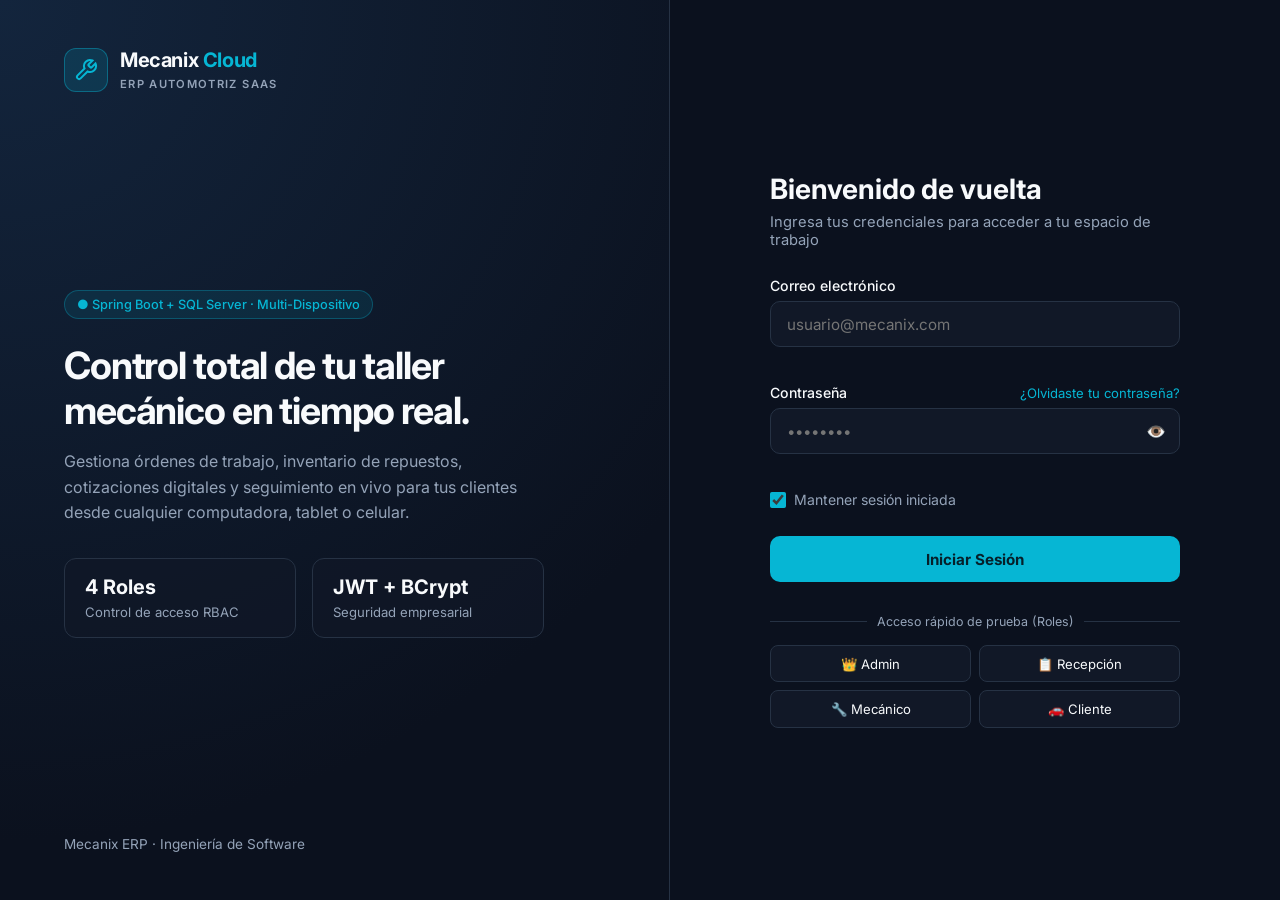
<file: src/main/resources/static/index.html>
<!DOCTYPE html>
<html lang="es">
<head>
    <meta charset="UTF-8">
    <meta name="viewport" content="width=device-width, initial-scale=1.0">
    <title>Mecanix Cloud | Iniciar Sesión</title>
    <link rel="preconnect" href="https://fonts.googleapis.com">
    <link href="https://fonts.googleapis.com/css2?family=Inter:wght@400;500;600;700&display=swap" rel="stylesheet">
    <link rel="stylesheet" href="css/login.css">
</head>
<body>
    <main class="login-wrapper">
        <section class="brand-panel">
            <div class="brand-header">
                <div class="logo-badge">
                    <svg width="24" height="24" viewBox="0 0 24 24" fill="none" stroke="currentColor" stroke-width="2">
                        <path d="M14.7 6.3a1 1 0 0 0 0 1.4l1.6 1.6a1 1 0 0 0 1.4 0l3.77-3.77a6 6 0 0 1-7.94 7.94l-6.91 6.91a2.12 2.12 0 0 1-3-3l6.91-6.91a6 6 0 0 1 7.94-7.94l-3.76 3.76z"/>
                    </svg>
                </div>
                <div>
                    <span class="brand-name">Mecanix <span class="accent">Cloud</span></span>
                    <span class="brand-tag">ERP AUTOMOTRIZ SAAS</span>
                </div>
            </div>

            <div class="brand-content">
                <span class="tech-pill">● Spring Boot + SQL Server · Multi-Dispositivo</span>
                <h1>Control total de tu taller mecánico en tiempo real.</h1>
                <p>
                    Gestiona órdenes de trabajo, inventario de repuestos, cotizaciones digitales y seguimiento en vivo para tus clientes desde cualquier computadora, tablet o celular.
                </p>

                <div class="metrics-grid">
                    <div class="metric-card">
                        <strong>4 Roles</strong>
                        <span>Control de acceso RBAC</span>
                    </div>
                    <div class="metric-card">
                        <strong>JWT + BCrypt</strong>
                        <span>Seguridad empresarial</span>
                    </div>
                </div>
            </div>

            <footer class="brand-footer">
                <span>Mecanix ERP · Ingeniería de Software</span>
            </footer>
        </section>

        <section class="form-panel">
            <div class="form-container">
                <div class="mobile-logo">
                    <span class="brand-name">Mecanix <span class="accent">Cloud</span></span>
                </div>

                <div class="form-header">
                    <h2>Bienvenido de vuelta</h2>
                    <p>Ingresa tus credenciales para acceder a tu espacio de trabajo</p>
                </div>

                <div id="alertBox" class="alert-box hidden" role="alert">
                    <span id="alertMessage">Credenciales incorrectas.</span>
                </div>

                <form id="loginForm" novalidate>
                    <div class="input-group">
                        <label for="email">Correo electrónico</label>
                        <div class="input-wrapper">
                            <input 
                                type="email" 
                                id="email" 
                                name="email" 
                                placeholder="usuario@mecanix.com" 
                                autocomplete="email"
                                required
                            >
                        </div>
                        <small class="field-error" id="emailError"></small>
                    </div>

                    <div class="input-group">
                        <div class="label-row">
                            <label for="password">Contraseña</label>
                            <a href="#" class="link-subtle" onclick="alert('Contacta al Administrador del taller para restablecer tu clave.'); return false;">¿Olvidaste tu contraseña?</a>
                        </div>
                        <div class="input-wrapper password-wrapper">
                            <input 
                                type="password" 
                                id="password" 
                                name="password" 
                                placeholder="••••••••" 
                                autocomplete="current-password"
                                required
                            >
                            <button type="button" id="togglePassword" class="btn-icon" aria-label="Mostrar contraseña">
                                👁️
                            </button>
                        </div>
                        <small class="field-error" id="passwordError"></small>
                    </div>

                    <div class="form-options">
                        <label class="checkbox-label">
                            <input type="checkbox" id="rememberMe" checked>
                            <span>Mantener sesión iniciada</span>
                        </label>
                    </div>

                    <button type="submit" id="submitBtn" class="btn-primary">
                        <span id="btnText">Iniciar Sesión</span>
                        <span id="btnSpinner" class="spinner hidden"></span>
                    </button>
                </form>

                <div class="demo-access">
                    <div class="divider"><span>Acceso rápido de prueba (Roles)</span></div>
                    <div class="role-pills">
                        <button type="button" class="role-btn" data-role="ADMIN">👑 Admin</button>
                        <button type="button" class="role-btn" data-role="RECEPCIONISTA">📋 Recepción</button>
                        <button type="button" class="role-btn" data-role="MECANICO">🔧 Mecánico</button>
                        <button type="button" class="role-btn" data-role="CLIENTE">🚗 Cliente</button>
                    </div>
                </div>
            </div>
        </section>
    </main>

    <script src="js/auth.js"></script>
</body>
</html>
</file>
<file: src/main/resources/static/css/login.css>
:root {
    --bg-main: #0B111E;
    --bg-surface: #111827;
    --border-color: #263244;
    --primary: #06B6D4;
    --primary-hover: #0891B2;
    --text-main: #F8FAFC;
    --text-muted: #94A3B8;
    --danger-bg: rgba(239, 68, 68, 0.12);
    --danger-border: #EF4444;
    --danger-text: #FCA5A5;
}

* {
    box-sizing: border-box;
    margin: 0;
    padding: 0;
    font-family: 'Inter', system-ui, -apple-system, sans-serif;
}

body {
    background-color: var(--bg-main);
    color: var(--text-main);
    min-height: 100vh;
}

.login-wrapper {
    display: grid;
    grid-template-columns: 1.1fr 1fr;
    min-height: 100vh;
}

.brand-panel {
    background: radial-gradient(circle at top left, #13253D 0%, #0B111E 75%);
    border-right: 1px solid var(--border-color);
    padding: 3rem 4rem;
    display: flex;
    flex-direction: column;
    justify-content: space-between;
}

.brand-header {
    display: flex;
    align-items: center;
    gap: 12px;
}

.logo-badge {
    width: 44px;
    height: 44px;
    background: rgba(6, 182, 212, 0.15);
    border: 1px solid rgba(6, 182, 212, 0.4);
    border-radius: 12px;
    display: grid;
    place-items: center;
    color: var(--primary);
}

.brand-name {
    display: block;
    font-size: 1.25rem;
    font-weight: 700;
    letter-spacing: -0.02em;
}

.brand-name .accent {
    color: var(--primary);
}

.brand-tag {
    font-size: 0.7rem;
    letter-spacing: 0.12em;
    color: var(--text-muted);
    font-weight: 600;
}

.brand-content {
    max-width: 480px;
}

.tech-pill {
    display: inline-block;
    padding: 6px 12px;
    background: rgba(6, 182, 212, 0.1);
    border: 1px solid rgba(6, 182, 212, 0.3);
    color: var(--primary);
    border-radius: 999px;
    font-size: 0.8rem;
    font-weight: 500;
    margin-bottom: 1.5rem;
}

.brand-content h1 {
    font-size: 2.35rem;
    line-height: 1.2;
    font-weight: 700;
    margin-bottom: 1rem;
    letter-spacing: -0.03em;
}

.brand-content p {
    color: var(--text-muted);
    line-height: 1.6;
    font-size: 1rem;
    margin-bottom: 2rem;
}

.metrics-grid {
    display: grid;
    grid-template-columns: 1fr 1fr;
    gap: 1rem;
}

.metric-card {
    background: rgba(17, 24, 39, 0.7);
    border: 1px solid var(--border-color);
    padding: 1rem 1.25rem;
    border-radius: 12px;
}

.metric-card strong {
    display: block;
    font-size: 1.25rem;
    color: var(--text-main);
    margin-bottom: 2px;
}

.metric-card span {
    font-size: 0.82rem;
    color: var(--text-muted);
}

.brand-footer {
    font-size: 0.85rem;
    color: var(--text-muted);
}

.form-panel {
    display: flex;
    align-items: center;
    justify-content: center;
    padding: 2rem;
    background-color: var(--bg-main);
}

.form-container {
    width: 100%;
    max-width: 410px;
}

.mobile-logo {
    display: none;
    margin-bottom: 1.5rem;
}

.form-header {
    margin-bottom: 1.75rem;
}

.form-header h2 {
    font-size: 1.75rem;
    font-weight: 700;
    margin-bottom: 0.4rem;
}

.form-header p {
    color: var(--text-muted);
    font-size: 0.92rem;
}

.alert-box {
    background: var(--danger-bg);
    border: 1px solid var(--danger-border);
    color: var(--danger-text);
    padding: 0.75rem 1rem;
    border-radius: 8px;
    font-size: 0.88rem;
    margin-bottom: 1.25rem;
}

.hidden {
    display: none !important;
}

.input-group {
    margin-bottom: 1.2rem;
}

.label-row {
    display: flex;
    justify-content: space-between;
    align-items: center;
    margin-bottom: 0.45rem;
}

.input-group label {
    display: block;
    font-size: 0.88rem;
    font-weight: 500;
    margin-bottom: 0.45rem;
}

.label-row label {
    margin-bottom: 0;
}

.link-subtle {
    font-size: 0.82rem;
    color: var(--primary);
    text-decoration: none;
}

.link-subtle:hover {
    text-decoration: underline;
}

.input-wrapper {
    position: relative;
    display: flex;
    align-items: center;
}

.input-wrapper input {
    width: 100%;
    padding: 0.78rem 1rem;
    background-color: var(--bg-surface);
    border: 1px solid var(--border-color);
    border-radius: 10px;
    color: var(--text-main);
    font-size: 0.95rem;
    transition: border-color 0.2s, box-shadow 0.2s;
}

.input-wrapper input:focus {
    outline: none;
    border-color: var(--primary);
    box-shadow: 0 0 0 3px rgba(6, 182, 212, 0.15);
}

.password-wrapper input {
    padding-right: 2.75rem;
}

.btn-icon {
    position: absolute;
    right: 10px;
    background: none;
    border: none;
    color: var(--text-muted);
    cursor: pointer;
    font-size: 1rem;
    padding: 4px;
}

.field-error {
    display: block;
    color: var(--danger-text);
    font-size: 0.78rem;
    margin-top: 4px;
    min-height: 14px;
}

.form-options {
    margin-bottom: 1.5rem;
}

.checkbox-label {
    display: inline-flex;
    align-items: center;
    gap: 8px;
    font-size: 0.88rem;
    color: var(--text-muted);
    cursor: pointer;
}

.checkbox-label input {
    accent-color: var(--primary);
    width: 16px;
    height: 16px;
}

.btn-primary {
    width: 100%;
    padding: 0.85rem;
    background-color: var(--primary);
    color: #06202A;
    font-weight: 700;
    font-size: 0.95rem;
    border: none;
    border-radius: 10px;
    cursor: pointer;
    display: flex;
    justify-content: center;
    align-items: center;
    gap: 8px;
    transition: background-color 0.2s;
}

.btn-primary:hover {
    background-color: var(--primary-hover);
    color: #fff;
}

.btn-primary:disabled {
    opacity: 0.7;
    cursor: not-allowed;
}

.spinner {
    width: 18px;
    height: 18px;
    border: 2.5px solid rgba(255, 255, 255, 0.3);
    border-top-color: #fff;
    border-radius: 50%;
    animation: spin 0.7s linear infinite;
}

@keyframes spin {
    to { transform: rotate(360deg); }
}

.demo-access {
    margin-top: 2rem;
}

.divider {
    display: flex;
    align-items: center;
    text-align: center;
    color: var(--text-muted);
    font-size: 0.78rem;
    margin-bottom: 1rem;
}

.divider::before,
.divider::after {
    content: '';
    flex: 1;
    border-bottom: 1px solid var(--border-color);
}

.divider span {
    padding: 0 10px;
}

.role-pills {
    display: grid;
    grid-template-columns: repeat(2, 1fr);
    gap: 8px;
}

.role-btn {
    background: var(--bg-surface);
    border: 1px solid var(--border-color);
    color: var(--text-main);
    padding: 0.6rem;
    border-radius: 8px;
    font-size: 0.82rem;
    cursor: pointer;
    transition: border-color 0.2s, background 0.2s;
}

.role-btn:hover {
    border-color: var(--primary);
    background: rgba(6, 182, 212, 0.08);
}

@media (max-width: 900px) {
    .login-wrapper {
        grid-template-columns: 1fr;
    }
    .brand-panel {
        display: none;
    }
    .mobile-logo {
        display: block;
    }
}
</file>
